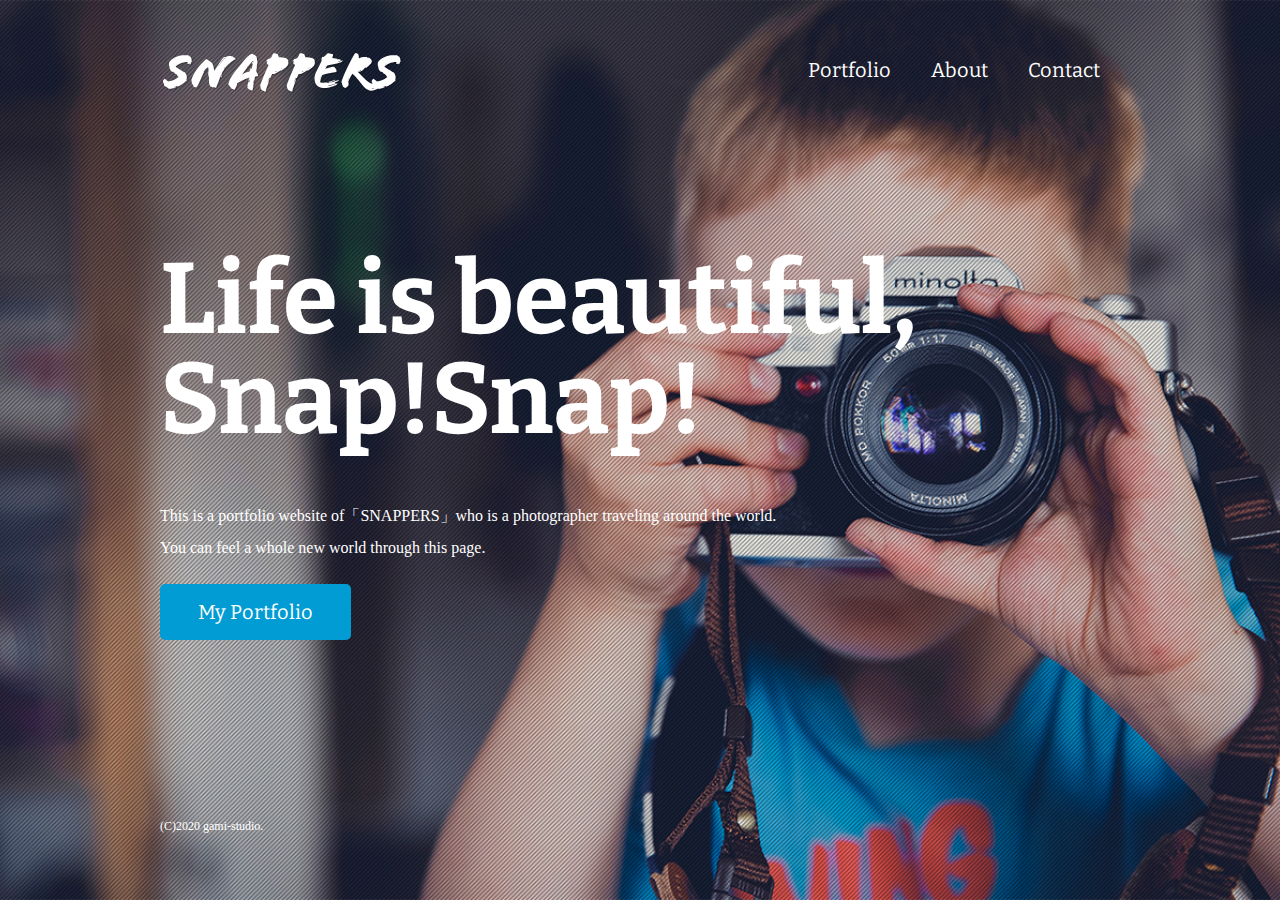
<file: index.html>
<!DOCTYPE html>
<html>
<head>
<meta charset="utf-8">
<title>風景写真家「SNAPPERS」Official Website</title>
<link href="https://fonts.googleapis.com/css?family=Bitter:400,700&display=swap" rel="stylesheet">
<link href="style.css" rel="stylesheet">
<link href="favicon.ico" rel="shortcut icon">
</head>
<body id="index">
  
  <!--header始まり-->
  <header>
    <div class="logo">
      <a href="index.html"><img src="logo.png" alt="SNAPPERS"</a>
    </div>
    <nav>
      <ul class="gloval-nav">
        <li><a href="portfolio.html">Portfolio</a></li>
        <li><a href="about.html">About</a></li>
        <li><a href="contact.html">Contact</a></li>
      </ul>
    </nav>
  </header>
  <!--header終わり-->
    
  <!--  wrap始まり  -->
  <div id="wrap">
    <div class="content">
      <h1>Life is beautiful, Snap!Snap!</h1>
      <p>This is a portfolio website of「SNAPPERS」who is a photographer traveling around the world.<br>You can feel a whole new world through this page. </p>
      <p class="btn"><a href="portfolio.html">My Portfolio</a></p>
    </div>
  </div>
  <!--  wrap終わり  -->  
  
  <!--footer始まり    -->
  <footer>
    <small>(C)2020 gami-studio.</small>
  </footer>
  <!--footer終わり    -->
    
</body>
</html>
</file>
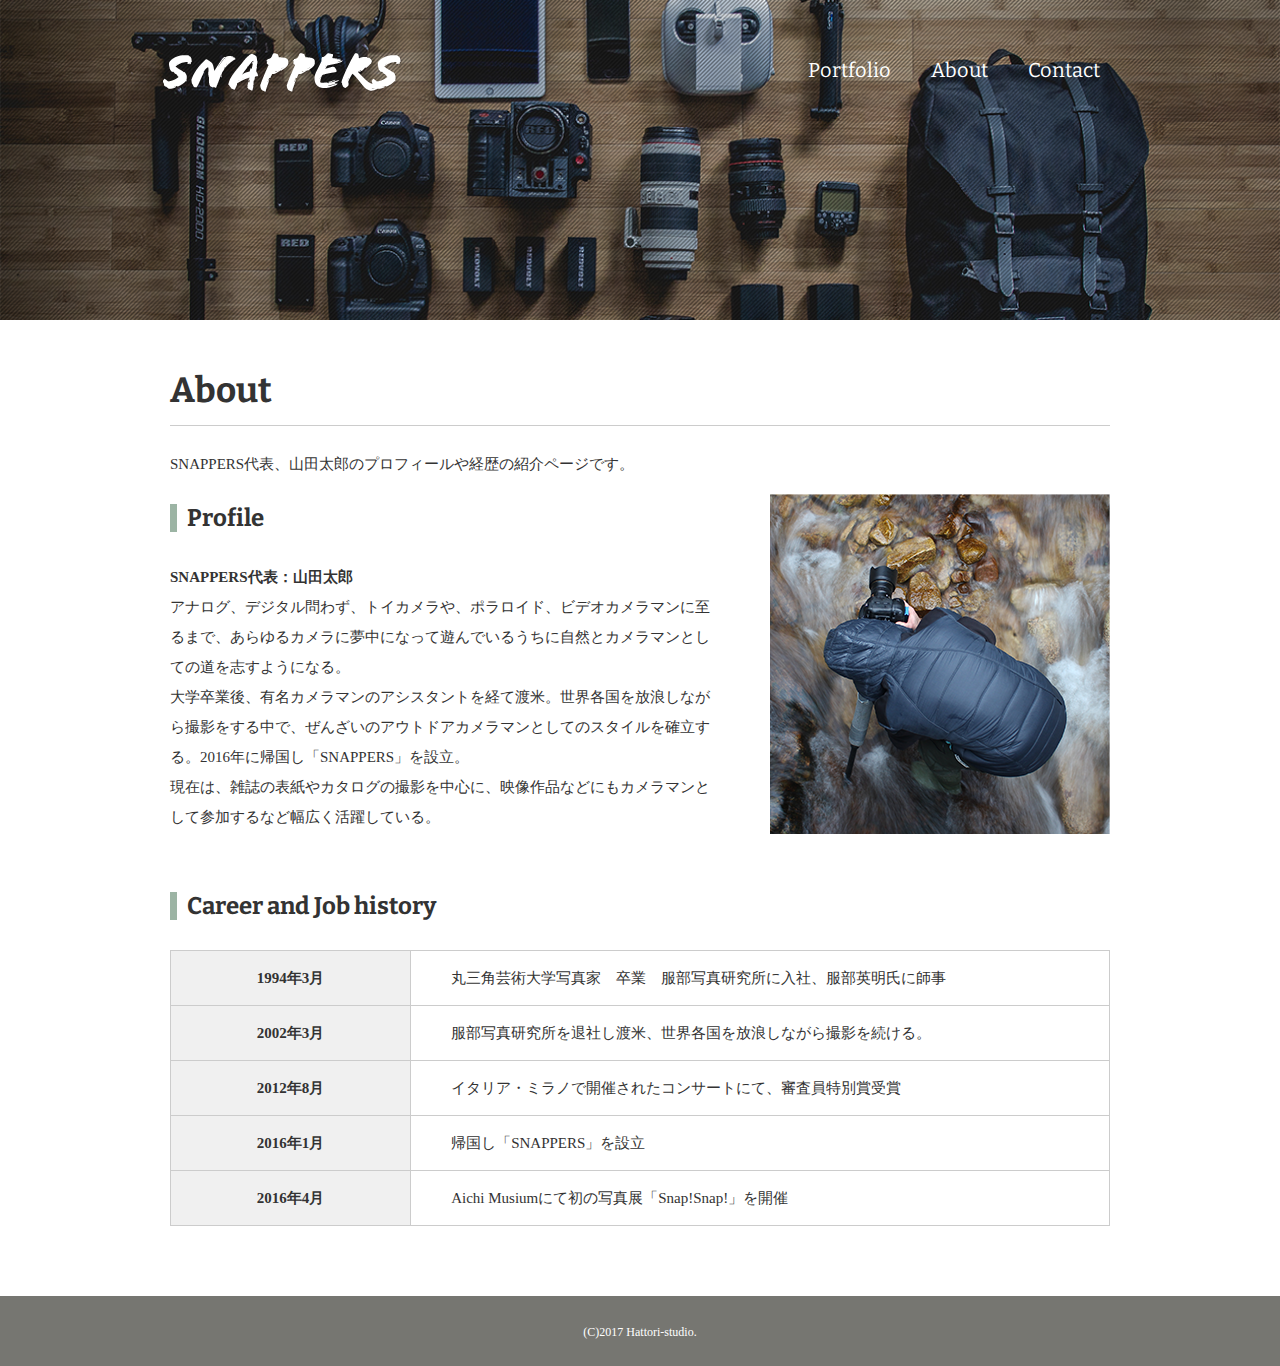
<file: about.html>
<!DOCTYPE html>
<html>
<head>
<meta charset="utf-8">
<title>About｜風景写真家「SNAPPERS」</title>
<link href="https://fonts.googleapis.com/css?family=Bitter:400,700&display=swap" rel="stylesheet">
<link href="style.css" rel="stylesheet">
</head>
<body id="about">
  
  <!--header始まり-->
  <header>
    <div class="logo">
      <a href="index.html"><img src="logo.png" alt="SNAPPERS"</a>
    </div>
    <nav>
      <ul class="gloval-nav">
        <li><a href="portfolio.html">Portfolio</a></li>
        <li><a href="about.html">About</a></li>
        <li><a href="contact.html">Contact</a></li>
      </ul>
    </nav>
  </header>
  <!--header終わり-->
    
  <!--  wrap始まり  -->
  <div id="wrap">
    <div class="content">
      <div class="main-center">
        <h1>About</h1>
        <p>SNAPPERS代表、山田太郎のプロフィールや経歴の紹介ページです。</p>
        <section class="profile clearfix">
          <div class="profile-txt">
            <h2 class="icon">Profile</h2>
            <p><span>SNAPPERS代表：山田太郎</span><br>アナログ、デジタル問わず、トイカメラや、ポラロイド、ビデオカメラマンに至るまで、あらゆるカメラに夢中になって遊んでいるうちに自然とカメラマンとしての道を志すようになる。<br>大学卒業後、有名カメラマンのアシスタントを経て渡米。世界各国を放浪しながら撮影をする中で、ぜんざいのアウトドアカメラマンとしてのスタイルを確立する。2016年に帰国し「SNAPPERS」を設立。<br>現在は、雑誌の表紙やカタログの撮影を中心に、映像作品などにもカメラマンとして参加するなど幅広く活躍している。</p>
          </div>
          <img src="about-profile.png" alt="山田太郎プロフィール画像" class="profile-image">  
        </section>
        <section class="career">
          <h2 class="icon">Career and Job history</h2>
          <table>
            <tr>
              <th>1994年3月</th>
              <td>丸三角芸術大学写真家　卒業　服部写真研究所に入社、服部英明氏に師事</td>
            </tr>
            <tr>
              <th>2002年3月</th>
              <td>服部写真研究所を退社し渡米、世界各国を放浪しながら撮影を続ける。</td>
            </tr>
            <tr>
              <th>2012年8月</th>
              <td>イタリア・ミラノで開催されたコンサートにて、審査員特別賞受賞</td>
            </tr>
            <tr>
              <th>2016年1月</th>
              <td>帰国し「SNAPPERS」を設立</td>
            </tr>
            <tr>
              <th>2016年4月</th>
              <td>Aichi Musiumにて初の写真展「Snap!Snap!」を開催</td>
            </tr>
          </table>
        </section>
      </div>
    </div>
  </div>
  <!--  wrap終わり  -->  
  
  <!--footer始まり    -->
  <footer>
    <small>(C)2017 Hattori-studio.</small>
  </footer>
  <!--footer終わり    -->
    
</body>
</html>
</file>
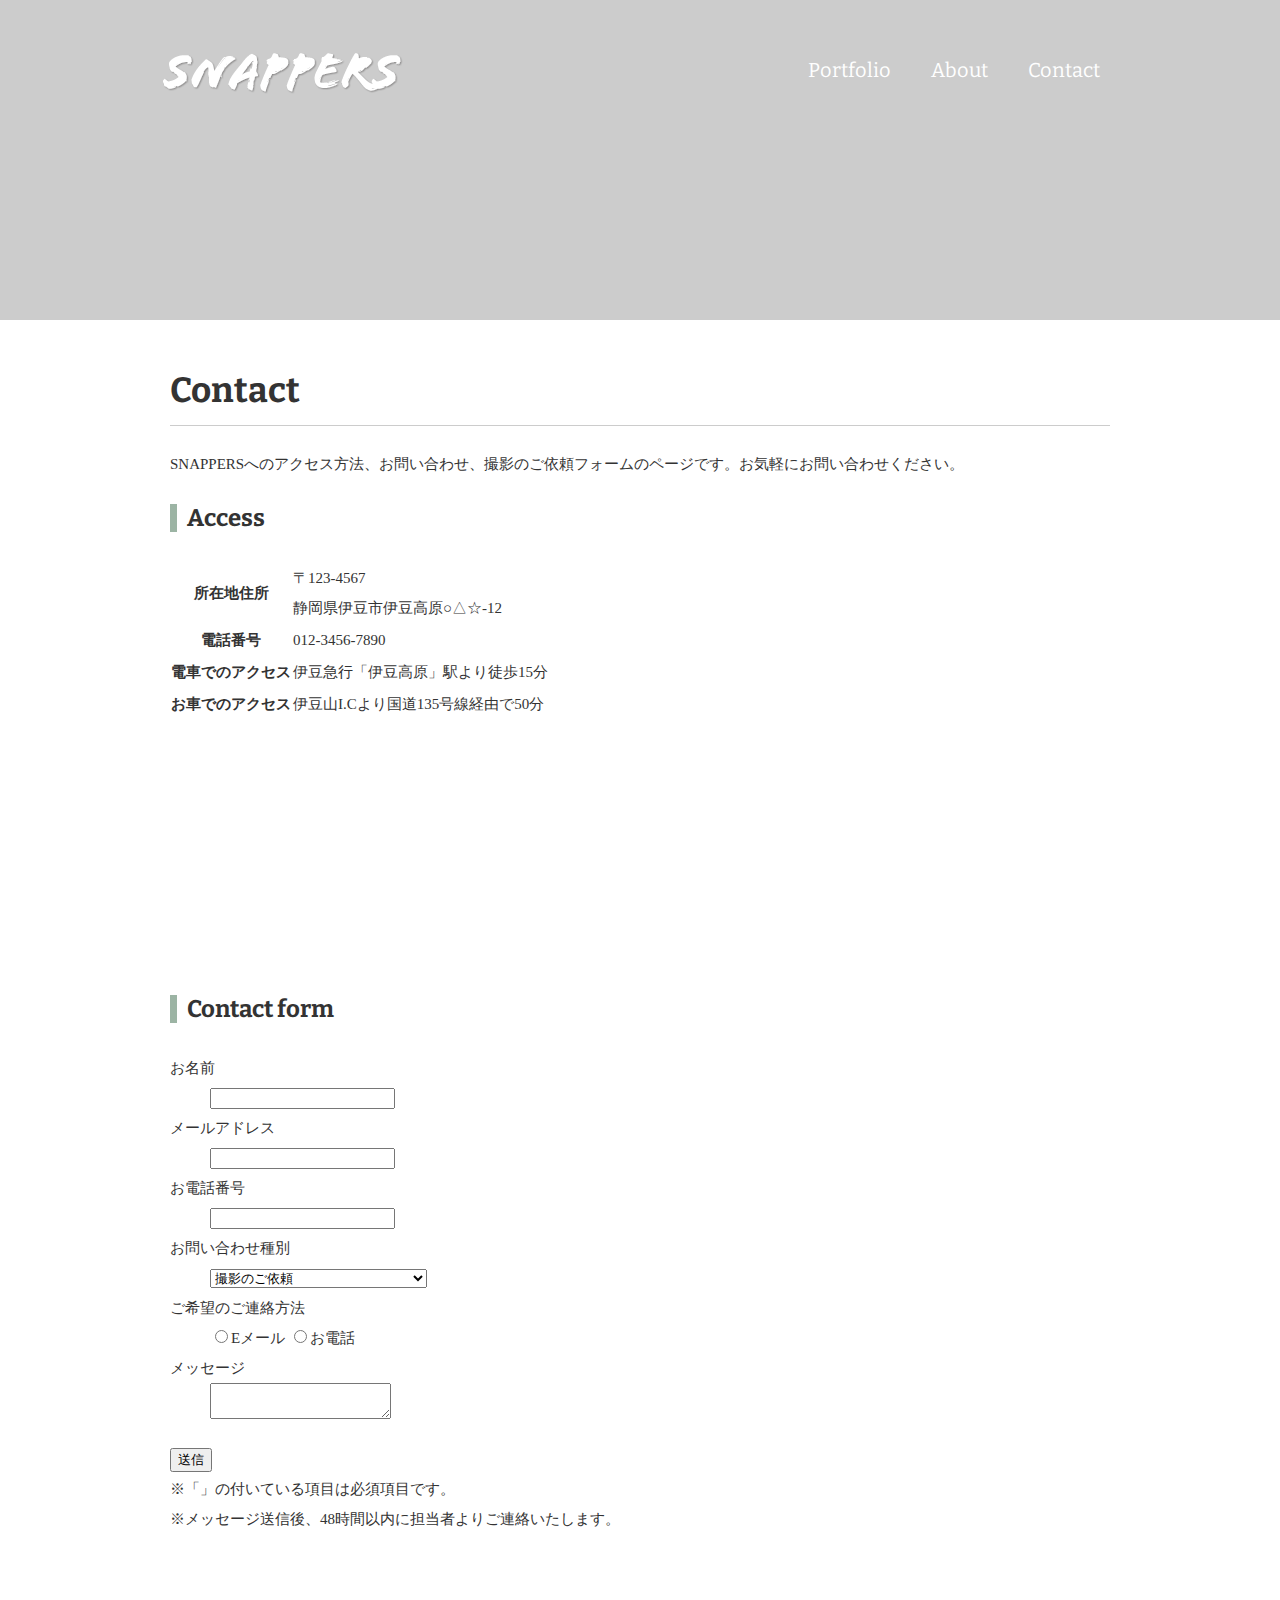
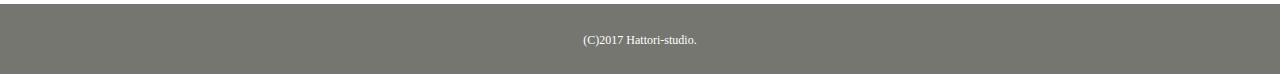
<file: contact.html>
<!DOCTYPE html>
<html>
<head>
<meta charset="utf-8">
<title>Contact</title>
<link href="https://fonts.googleapis.com/css?family=Bitter:400,700&display=swap" rel="stylesheet">
<link href="style.css" rel="stylesheet">
</head>
<body id="contact | 風景写真家「SNAPPERS」 ">
  
  <!--header始まり-->
  <header>
    <div class="logo">
      <a href="index.html"><img src="logo.png" alt="SNAPPERS"</a>
    </div>
    <nav>
      <ul class="gloval-nav">
        <li><a href="portfolio.html">Portfolio</a></li>
        <li><a href="about.html">About</a></li>
        <li><a href="contact.html">Contact</a></li>
      </ul>
    </nav>
  </header>
  <!--header終わり-->
    
  <!--  wrap始まり  -->
  <div id="wrap">
    <div class="content">
      <div class="main-center">
        <h1>Contact</h1>
        <p>SNAPPERSへのアクセス方法、お問い合わせ、撮影のご依頼フォームのページです。お気軽にお問い合わせください。</p>
      <section class="access clearfix">
        <h2 class="icon">Access</h2>
        <table>
          <tr>
            <th>所在地住所</th>
            <td>〒123-4567<br>静岡県伊豆市伊豆高原○△☆-12</td>
          </tr>
          <tr>
            <th>電話番号</th>
            <td>012-3456-7890</td>
          </tr>
          <tr>
            <th>電車でのアクセス</th>
            <td>伊豆急行「伊豆高原」駅より徒歩15分</td>
          </tr>
          <tr>
            <th>お車でのアクセス</th>
            <td>伊豆山I.Cより国道135号線経由で50分</td>
          </tr>
        </table>
        <iframe src="https://www.google.com/maps/embed?pb=!1m18!1m12!1m3!1d3273.1516282199727!2d139.10599781472285!3d34.87753858123527!2m3!1f0!2f0!3f0!3m2!1i1024!2i768!4f13.1!3m3!1m2!1s0x6019dc91e6c93e4f%3A0xae7aa327d6680a4!2z5LyK6LGG6auY5Y6f6aeF!5e0!3m2!1sja!2sjp!4v1583457006091!5m2!1sja!2sjp" width="460" height="220" frameborder="0" style="border:0;" allowfullscreen=""></iframe>
        </section>
        <section>
          <h2 class="icon">Contact form</h2>
          <div class="form">
            <form>
              <dl>
                <dt><span class="required">お名前</span></dt>
                <dd><input type="text" name="name" class="name" required></dd>
                <dt><span class="required">メールアドレス</span></dt>
                <dd><input type="email" name="email" class="email" required></dd>
                <dt>お電話番号</dt>
                <dd><input type="tel" name="tel" class="tel"></dd>
                <dt>お問い合わせ種別</dt>
                <dd>
                  <select name="type" class="type">
                    <option value="撮影のご依頼">撮影のご依頼</option>  
                    <option value="講演・各種メディア出演のご依頼">講演・各種メディア出演のご依頼</option>  
                    <option value="その他お問い合わせ">その他お問い合わせ</option>  
                  </select>
                </dd>
                <dt>ご希望のご連絡方法</dt>
                <dd>
                  <input type="radio" name="contact" value="Eメール">Eメール
                  <input type="radio" name="contact" value="お電話">お電話
                </dd>
                <dt>メッセージ</dt>
                <dd><textarea name="message" class="message"></textarea></dd>        
              </dl>
              <button type="submit" class="btn">送信</button>
            </form>
            <div class="attention">
              <p>※「<span class="required"></span>」の付いている項目は必須項目です。<br>※メッセージ送信後、48時間以内に担当者よりご連絡いたします。</p>
            </div>
          </div>
        </section>
      </div>
    </div>
  </div>
  <!--  wrap終わり  -->  
  
  <!--footer始まり    -->
  <footer>
    <small>(C)2017 Hattori-studio.</small>
  </footer>
  <!--footer終わり    -->
    
</body>
</html>
</file>
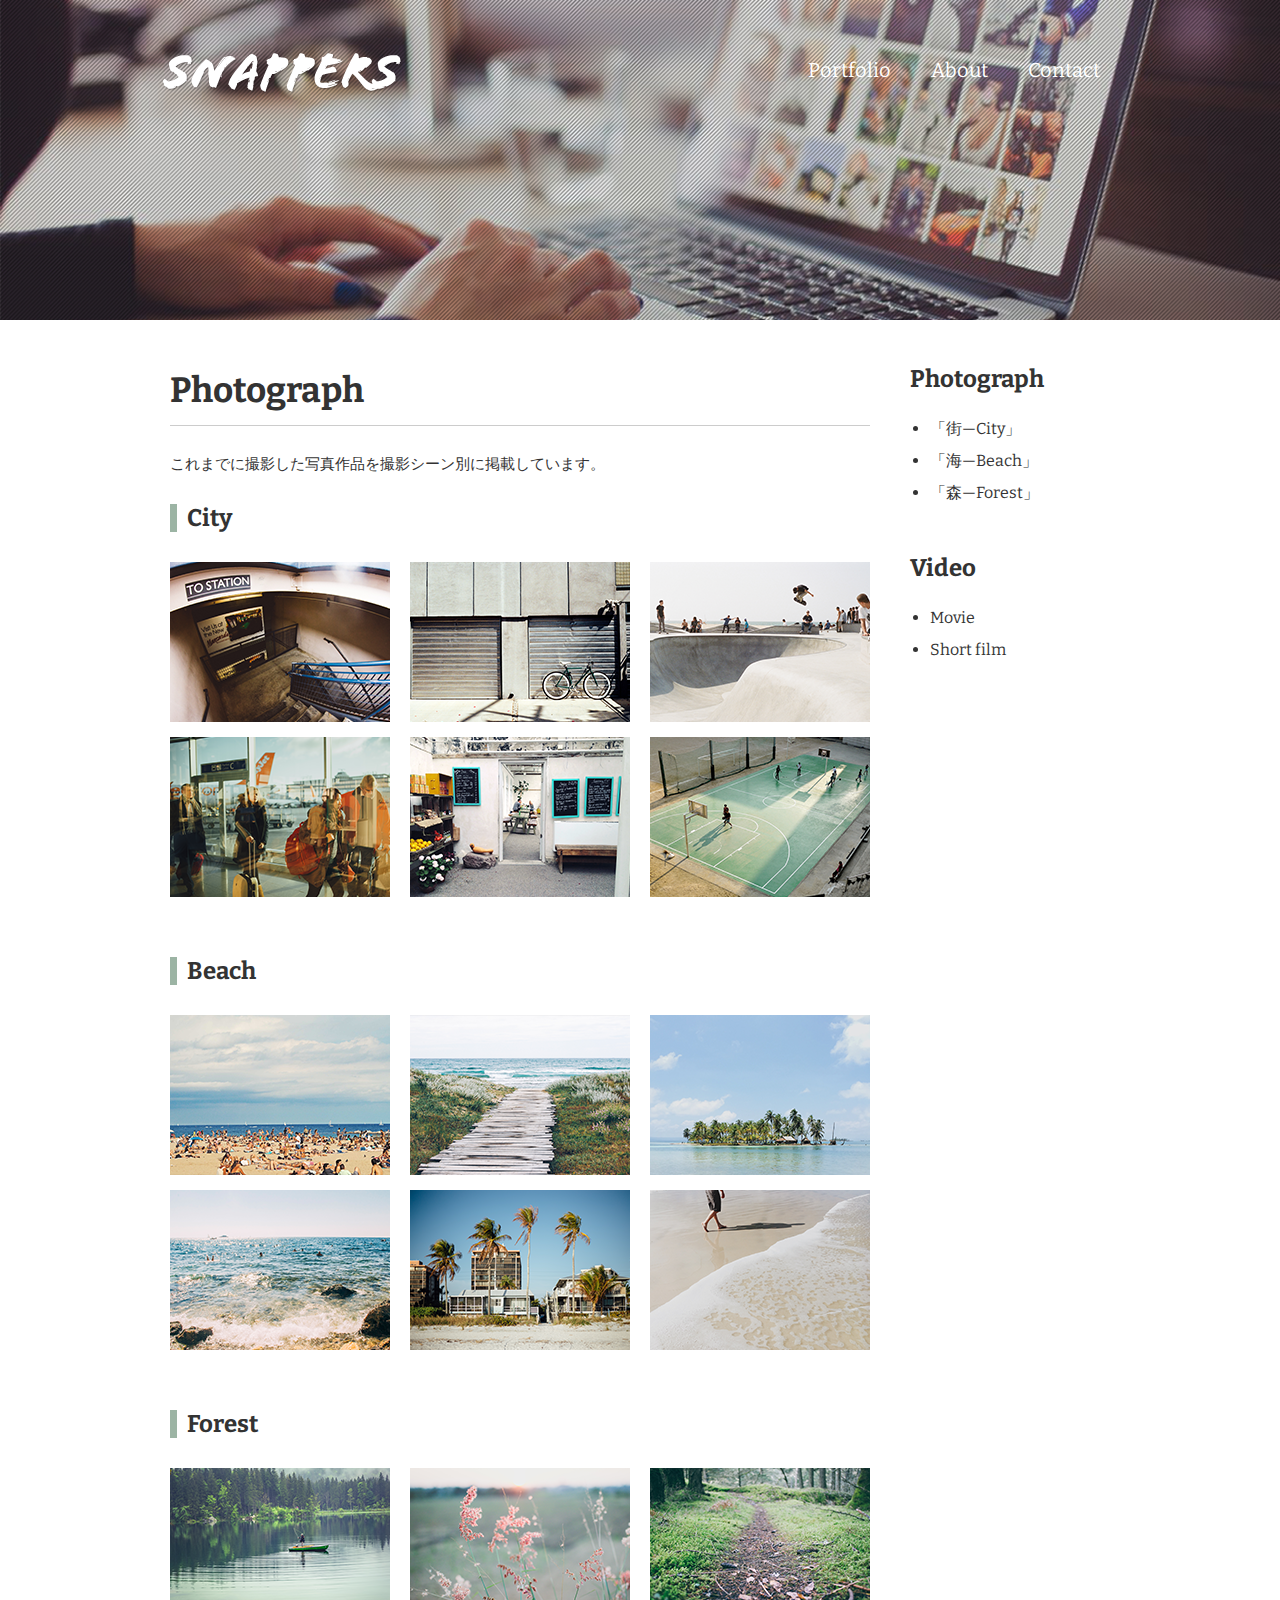
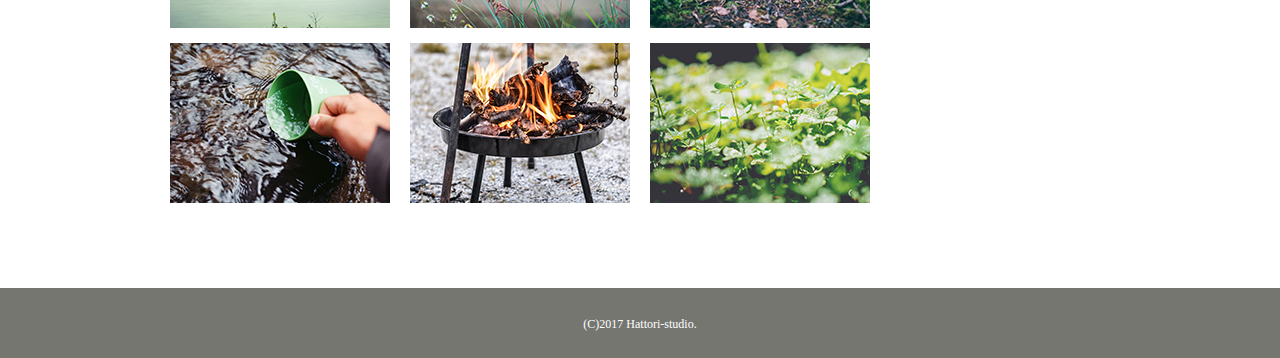
<file: photograph.html>
<!DOCTYPE html>
<html>
<head>
<meta charset="utf-8">
<title>Photograph｜風景写真家「SNAPPERS」</title>
<link href="https://fonts.googleapis.com/css?family=Bitter:400,700&display=swap" rel="stylesheet">
<link href="style.css" rel="stylesheet">
</head>
<body id="photograph">
  
  <!--header始まり-->
  <header>
    <div class="logo">
      <a href="index.html"><img src="logo.png" alt="SNAPPERS"</a>
    </div>
    <nav>
      <ul class="gloval-nav">
        <li><a href="portfolio.html">Portfolio</a></li>
        <li><a href="about.html">About</a></li>
        <li><a href="contact.html">Contact</a></li>
      </ul>
    </nav>
  </header>
  <!--header終わり-->
    
  <!--  wrap始まり  -->
  <div id="wrap" class="clearfix">
    <div class="content">
      <div class="main">
        <h1>Photograph</h1>
        <p>これまでに撮影した写真作品を撮影シーン別に掲載しています。</p>
        <section id="city">
          <h2 class="icon">City</h2>
          <ul class="clearfix photograph-list">
            <li><img src="photograph-city-01.png" alt="駅への階段"</li>
            <li><img src="photograph-city-02.png" alt="自転車とシャッター"</li>
            <li><img src="photograph-city-03.png" alt="スケートパーク"</li>
            <li><img src="photograph-city-04.png" alt="エアポート"</li>
            <li><img src="photograph-city-05.png" alt="雑貨を扱う店舗"</li>
            <li><img src="photograph-city-06.png" alt="ストリートバスケ"</li>
          </ul>
        </section>
        <section id="beach">
          <h2 class="icon">Beach</h2>
          <ul class="clearfix photograph-list">
            <li><img src="photograph-beach-01.png" alt="海水浴場"</li>
            <li><img src="photograph-beach-02.png" alt="ビーチへ続く道"</li>
            <li><img src="photograph-beach-03.png" alt="離れ小島"</li>
            <li><img src="photograph-beach-04.png" alt="岩場と波"</li>
            <li><img src="photograph-beach-05.png" alt="ヤシの木"</li>
            <li><img src="photograph-beach-06.png" alt="波打ち際"</li>
          </ul>
        </section>
        <section id="forest">
          <h2 class="icon">Forest</h2>
          <ul class="clearfix photograph-list">
            <li><img src="photograph-forest-01.png" alt="i池と小舟"</li>
            <li><img src="photograph-forest-02.png" alt="可憐な花"</li>
            <li><img src="photograph-forest-03.png" alt="森の小径"</li>
            <li><img src="photograph-forest-04.png" alt="清流をカップで掬う"</li>
            <li><img src="photograph-forest-05.png" alt="焚き木台"</li>
            <li><img src="photograph-forest-06.png" alt="新芽と若葉"</li>
          </ul>
        </section>
      </div>
      <aside class="sidebar">
        <section>
          <h2>Photograph</h2>
          <ul>
            <li><a href="photograph.html#city">「街―City」</a></li>
            <li><a href="photograph.html#beach">「海―Beach」</a></li>
            <li><a href="photograph.html#forest">「森―Forest」</a></li>
          </ul>
        </section>
          <h2>Video</h2>
          <ul>
            <li><a href="video.html#video">Movie</a></li>
            <li><a href="video.html#short-film">Short film</a></li>
          </ul>
        <section>
        </section>
      </aside>
    </div>
  </div>
  <!--  wrap終わり  -->  
  
  <!--footer始まり    -->
  <footer>
    <small>(C)2017 Hattori-studio.</small>
  </footer>
  <!--footer終わり    -->
    
</body>
</html>
</file>
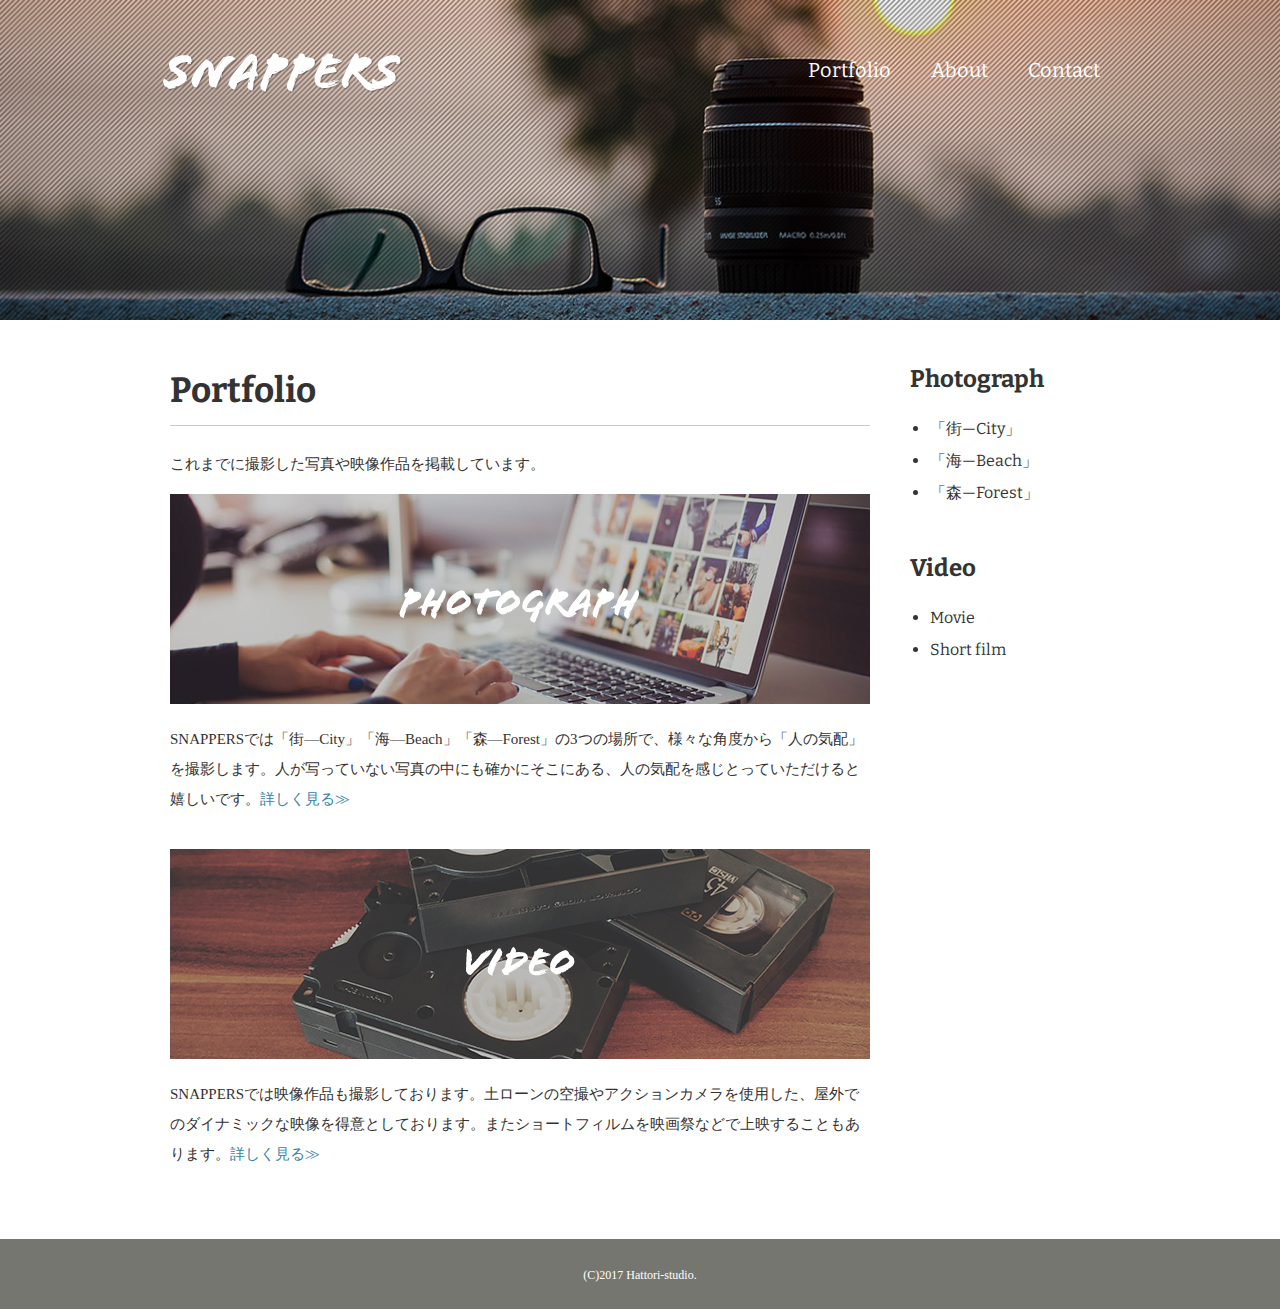
<file: portfolio.html>
<!DOCTYPE html>
<html>
<head>
<meta charset="utf-8">
<meta name="viewport" content="width=device-width,initial-scale=1">
<title>Portfolio｜風景写真家「SNAPPERS」</title>
<link href="https://fonts.googleapis.com/css?family=Bitter:400,700&display=swap" rel="stylesheet">
<link href="style.css" rel="stylesheet">
</head>
<body id="portfolio">
  
  <!--header始まり-->
  <header>
    <div class="logo">
      <a href="index.html"><img src="logo.png" alt="SNAPPERS"</a>
    </div>
    <nav>
      <ul class="gloval-nav">
        <li><a href="portfolio.html">Portfolio</a></li>
        <li><a href="about.html">About</a></li>
        <li><a href="contact.html">Contact</a></li>
      </ul>
    </nav>
  </header>
  <!--header終わり-->
    
  <!--  wrap始まり  -->
  <div id="wrap" class="clearfix">
    <div class="content">
      <div class="main">
        <h1>Portfolio</h1>
        <p>これまでに撮影した写真や映像作品を掲載しています。</p>
        <section>
          <h2><a href="photograph.html"><img src="portfolio-photo.jpg" alt="PHOTOGRAPH"></a></h2>
        <p>SNAPPERSでは「街―City」「海―Beach」「森―Forest」の3つの場所で、様々な角度から「人の気配」を撮影します。人が写っていない写真の中にも確かにそこにある、人の気配を感じとっていただけると嬉しいです。<a href="photograph.html">詳しく見る≫</a></p>
        </section>
        <section>
          <h2><a href="video.html"><img src="portfolio-video.jpg" alt="VIDEO"></a></h2>
        <p>SNAPPERSでは映像作品も撮影しております。土ローンの空撮やアクションカメラを使用した、屋外でのダイナミックな映像を得意としております。またショートフィルムを映画祭などで上映することもあります。<a href="video.html">詳しく見る≫</a></p>
        </section>
      </div>
      <aside class="sidebar">
        <section>
          <h2>Photograph</h2>
          <ul>
            <li><a href="photograph.html#city">「街―City」</a></li>
            <li><a href="photograph.html#beach">「海―Beach」</a></li>
            <li><a href="photograph.html#forest">「森―Forest」</a></li>
          </ul>
        </section>
          <h2>Video</h2>
          <ul>
            <li><a href="video.html#video">Movie</a></li>
            <li><a href="video.html#short-film">Short film</a></li>
          </ul>
        <section>
        </section>
      </aside>
    </div>
  </div>
  <!--  wrap終わり  -->  
  
  <!--footer始まり    -->
  <footer>
    <small>(C)2017 Hattori-studio.</small>
  </footer>
  <!--footer終わり    -->
    
</body>
</html>
</file>
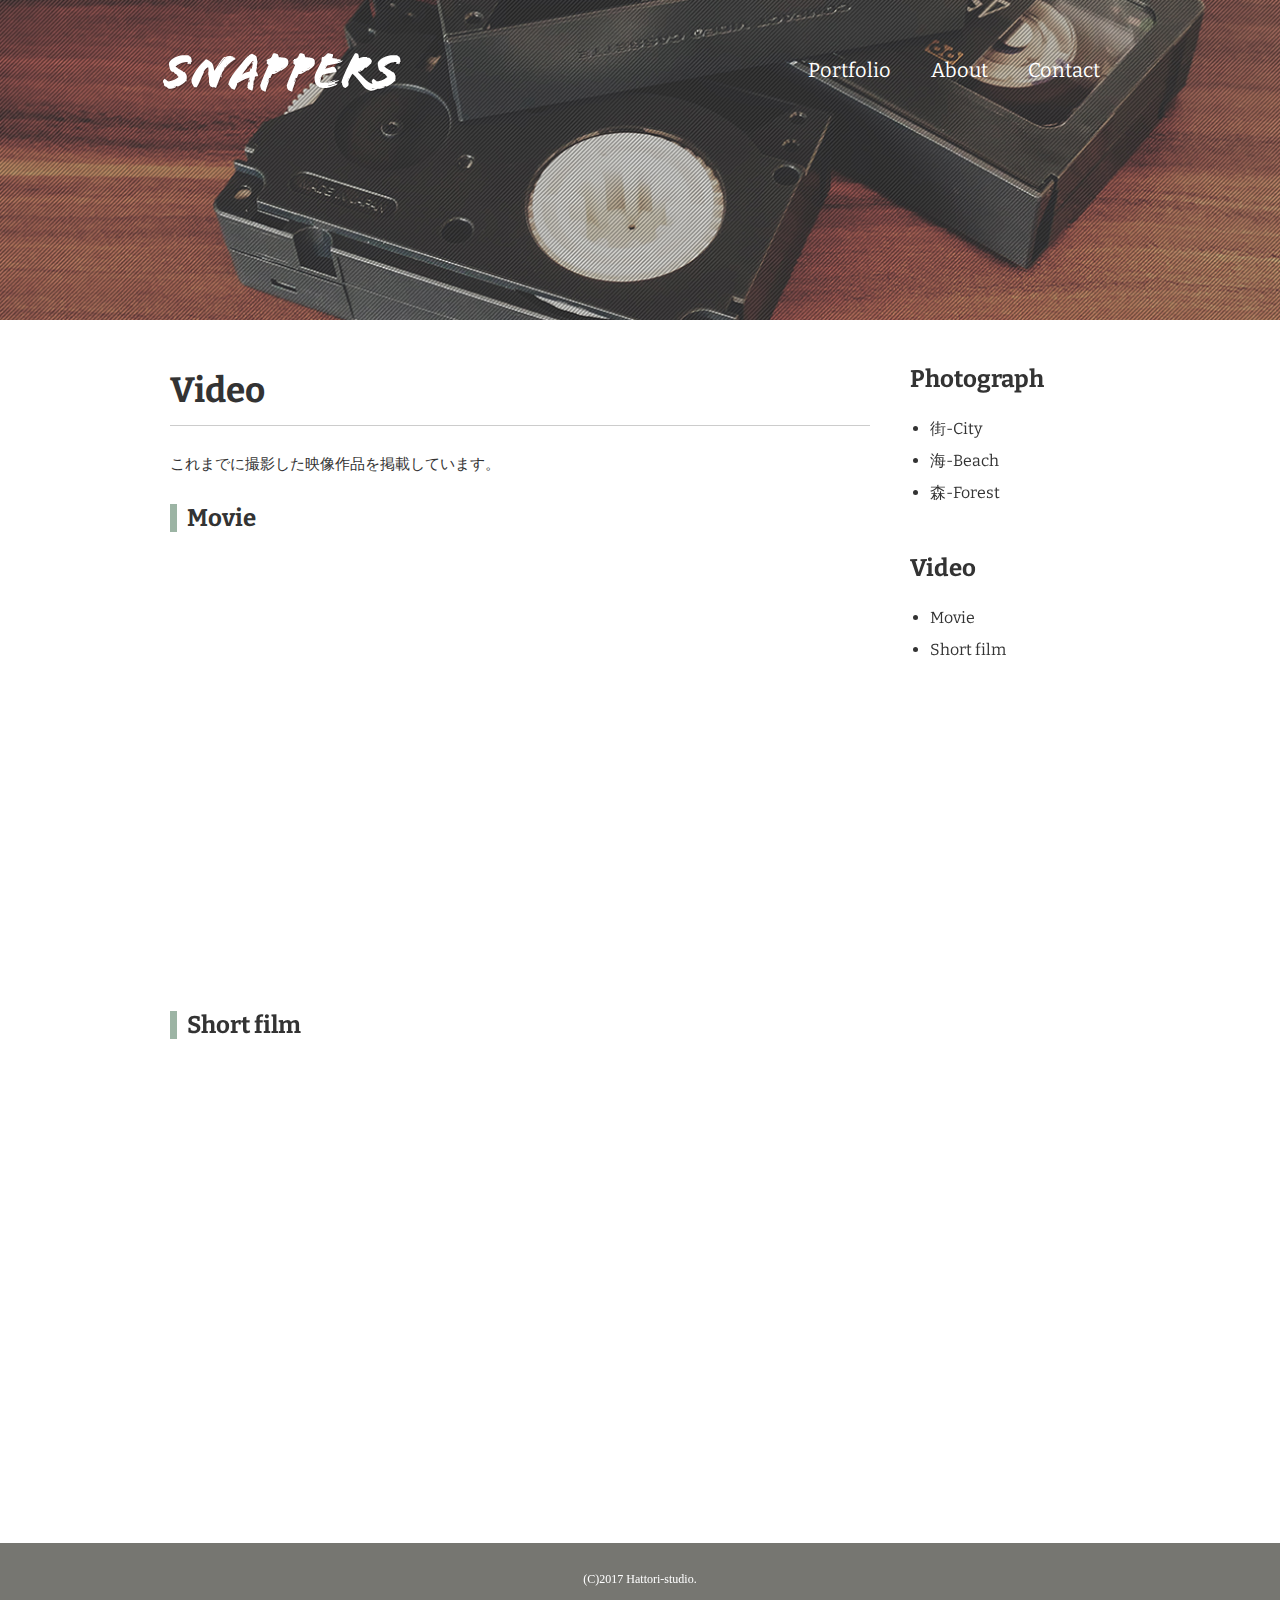
<file: video.html>
<!DOCTYPE html>
<html>
<head>
<meta charset="UTF-8">
<title>Video｜風景写真家「SNAPPERS」</title>
<link href="https://fonts.googleapis.com/css?family=Bitter:400,700" rel="stylesheet">
<link href="style.css" rel="stylesheet">
</head>
<body id="video">
  
  <!-- header始まり -->
  <header>
    <div class="logo">
      <a href="index.html"><img src="logo.png" alt="SNAPPERS"></a>
    </div>
    <nav>
      <ul class="gloval-nav">
        <li><a href="portfolio.html">Portfolio</a></li>
        <li><a href="about.html">About</a></li>
        <li><a href="contact.html">Contact</a></li>
      </ul>
    </nav>
  </header>
  <!-- header終わり -->
  
  <!-- wrap始まり -->
  <div id="wrap" class="clearfix">
    <div class="content">
      <div class="main">
        <h1>Video</h1>
        <p>これまでに撮影した映像作品を掲載しています。</p>
        <section id="movie">
          <h2 class="icon">Movie</h2>
          <iframe width="700" height="394" src="https://www.youtube.com/embed/DgNOX9lfck8" frameborder="0" allow="accelerometer; autoplay; encrypted-media; gyroscope; picture-in-picture" allowfullscreen></iframe>
        </section>
        <section id="short-film">
          <h2 class="icon">Short film</h2>          
          <iframe width="700" height="394" src="https://www.youtube.com/embed/tTjHEyEAlsc" frameborder="0" allow="accelerometer; autoplay; encrypted-media; gyroscope; picture-in-picture" allowfullscreen></iframe>
        </section>
      </div>
      <aside class="sidebar">
        <section>
          <h2>Photograph</h2>
          <ul>
            <li><a href="photograph.html#city">街-City</a></li>
            <li><a href="photograph.html#beach">海-Beach</a></li>
            <li><a href="photograph.html#forest">森-Forest</a></li>
          </ul>
        </section>
        <section>
          <h2>Video</h2>
          <ul>
            <li><a href="video.html#movie">Movie</a></li>
            <li><a href="video.html#short">Short film</a></li>
          </ul>
        </section>
      </aside>
    </div>
  </div>
  <!-- wrap終わり -->
  
  <!-- footer始まり -->
  <footer>
    <small>(C)2017 Hattori-studio.</small>
  </footer>
  <!-- footer終わり -->
  
</body>
</html>
</file>
<file: style.css>
@charset "utf-8";

body {
  margin: 0;
  padding: 0;
  background-color: #cccccc;
  color: #333333;
  font-size: 15px;
  line-height: 2;
}

p,h1,h2,h3,h4,h5,h6 {
  margin-top: 0;
}

img {
  vertical-align: bottom;
}

ul {
  margin: 0;
  padding: 0;
}

a {
  color: #3583aa;
  text-decoration: none;
}

a:visited {
  color: #788d98;
}

a:hover {
  text-decoration: underline;
}

header {
  width: 960px;
  height: 100px;
  margin: 0 auto;  
}

.logo {
  float: left;
  margin-top: 50px;
}

.gloval-nav {
  float: right;
  margin-top: 50px;
}

.gloval-nav li{
  float: left;
  margin: 0 20px;
  font-size: 20px;
  list-style: none;
  font-family: 'Bitter', serif;
}

.gloval-nav li a {
  color: #ffffff;
}

.gloval-nav li a:hover{
  border-bottom: 2px solid #ffffff;
  padding-bottom: 3px;
  text-decoration: none;
}

#wrap {
  clear: both;
  background-color: #ffffff;
  margin-top: 220px;
  padding: 35px 0;
}

.content{
  width: 960px;
  margin: 0 auto;
}

footer {
  text-align: center;
  color: #ffffff;
  padding:  20px 0;
  background-color: #767671
}

footer small {
  font-size: 12px
}

#index h1 {
  font-size: 100px;
  line-height: 1;
  color: #ffffff;
  font-family: 'Bitter', serif; 
  margin-bottom: 50px;
  border: none;
}

#index .content {
  margin-top: 150px;
}

#index p {
  font-size: 16px;
  color: #ffffff
}

.btn a {
  background-color: #009cd3;
  color: #ffffff;
  font-size: 20px;
  font-family: 'Bitter', serif;
  width: 185px;
  display: block;
  text-align: center;
  line-height: 50px;
  margin-top: 20px;
  border-radius: 5px;
  border: 3px solid #009cd3;
}

.btn a:hover {
  text-decoration: none;
  background-color: #ffffff;
  color: #009cd3;
}

#index footer {
  width: 960px;
  margin: 150px auto 0 auto;
  text-align: left;
  background-color: transparent
}

#index {
  background-image: url(bg-index.jpg);
  background-repeat: no-repeat;
  background-position: center center;
  background-attachment: fixed;
  background-size: cover;
}

#about {
  background-image: url(bg-about.jpg);
  background-repeat: no-repeat;
  background-position: center top;
  background-attachment: fixed;
  background-size: 100% auto;
}

.main-center {
  width: 940px;
  margin: 0 auto;
}

h1{
  font-family: 'Bitter', serif;
  font-size: 35px;
  border-bottom: 1px solid #cccccc;
}

h2{
  font-family: 'Bitter', serif;
  font-size: 24px;
}

.icon:before {
  content: "";
  padding-right: 10px;
  border-left: 7px solid #9cb4a4;
}

#about .profile-txt{
  width: 540px;
  float: left;
}

#about .profile-txt span{
  font-weight: bold;
}

#about .profile-image{
  float: right;
}

.clearfix:after {
  content: "";
  display: block;
  clear: both;
}

section{
  margin-bottom: 35px;
}

#about .career th{
  width: 240px;
  background-color: #f0f0f0;
  padding: 12px 0;
  border: 1px solid #cccccc;
}

#about .career td{
  width: 660px;
  padding: 12px 0 12px 40px;
  border: 1px solid #cccccc;
}

table{
  border-spacing: 0;
  border-collapse: collapse;
}

#index #wrap{
  background-color: transparent;
  margin-top: 0;
  padding: 0;
}

#portfolio {
  background-image: url(bg-portfolio.jpg);
  background-repeat: no-repeat;
  background-position: center top;
  background-attachment: fixed;
  background-size: 100% auto;
}

.main{
  width: 700px;
  margin: 0 10px;
  float: left;  
}

.sidebar{
  width: 200px;
  margin: 0 10px 0 30px;
  float: right;
  font-family: 'Bitter', serif;
}

a img:hover{
  opacity: 0.8;
}

.sidebar h2{
  margin-bottom: 10px;
}

.sidebar ul{
  font-size: 16px;
  margin-left: 20px;
}

.sidebar ul a{
  color: #333333;
}

#photograph{ 
  background-image: url(bg-photograph.jpg);
  background-repeat: no-repeat;
  background-position: center top;
  background-attachment: fixed;
  background-size: 100% auto;  
}

#photograph .photograph-list li {
  float: left;
  list-style: none;
  margin: 0 20px 15px 0;
}

#photograph .photograph-list li:nth-child(3n) {
  margin-right: 0;  
}

#video{
  background-image: url(bg-video.jpg);
  background-repeat: no-repeat;
  background-position: center top;
  background-attachment: fixed;
  background-size: 100% auto;
}

#contact {
  background-image: url(bg-contact.jpg);
  background-repeat: no-repeat;
  background-position: center top;
  background-attachment: fixed;
  background-size: 100% auto;
}

#contact .access table{
  float: left
}

#contact .access th,
#contact .access td{
  text-align: left;
  vertical-align: top;
  line-height: 2.5;
}

#contact .access td{
  padding-left: 30px;
}

#contact .access iframe{
  width: 460px;
  float: right;
}

#contact .form{
  background-color: #eaeaea;
  padding: 30px 50px;
}

#contact .form dl dt{
  width: 165px;
  padding: 10px 0;
  float: left;
  clear: both;
}

#contact .form dl dd{
  padding: 10px 0;
}

#contact .form .name{
  width: 240px;
  height: 30px;
}

#contact .form .email{
  width: 300px;
  height: 30px;
}

#contact .form .tel{
  width: 240px;
  height: 30px
}

#contact .form .type{
  width: 180px;
  height: 30px;
}

#contact .form .message{
  width: 660px;
  height: 150px;
}

#contact .form button {
  background-color: #009cd3;
  color: #ffffff;
  font-size: 20px;
  width: 120px;
  display: block;
  text-align: center;
  line-height: 50px;
  border-radius: 5px;
  border: 3px solid #009cd3;
  margin-left: 165px;
}

#contact .form button:hover {
  background-color: #ffffff;
  color: #009cd3;
  cursor: pointer
}

#contact .form .required:after{
  content: "*";
  color: #ff0000;
}

#contact .form .attention{
  margin: 20px 0 0 165px
}

@media screen and (max-width:600px) {
/*  画面サイズが600px以下の場合に適用*/
  
  body {
    font-size: 3.5vw;    
  }
  
  h1{
    font-size: 7.2vw;
  }
  
  h2{
    font-size: 6vw;
  }
  
  header{
    width: auto;
    margin: 0 5%;
  }
  
  .logo{
    float: none;
    margin-top: 60px;
    text-align: center;
  }
  
  .gloval-nav{
    float: none;
    margin-top: 40px;
    text-align: center;
  }
  
  .gloval-nav li{
    display: inline;
    float: none;
    margin: 0 8px;
  }
  
  #wrap{
    margin-top: 40px;
    padding: 35px 0 0;
  }
  
  .content{
    width: 100%;
  }
  
  .main{
    float: none;
    width: auto;
    margin: 0 5%;
  }
  
  h2 img{
    max-width: 100%;
  }
  
  #portfolio{
    background-image: url(bg-portfolio-sp.jpg);
  }
  
  .sidebar{
    width: auto;
    float: none;
    margin: 0;
    padding: 30px 10px 10px;
    background-color: #f7f6f4;
  }
}
</file>
